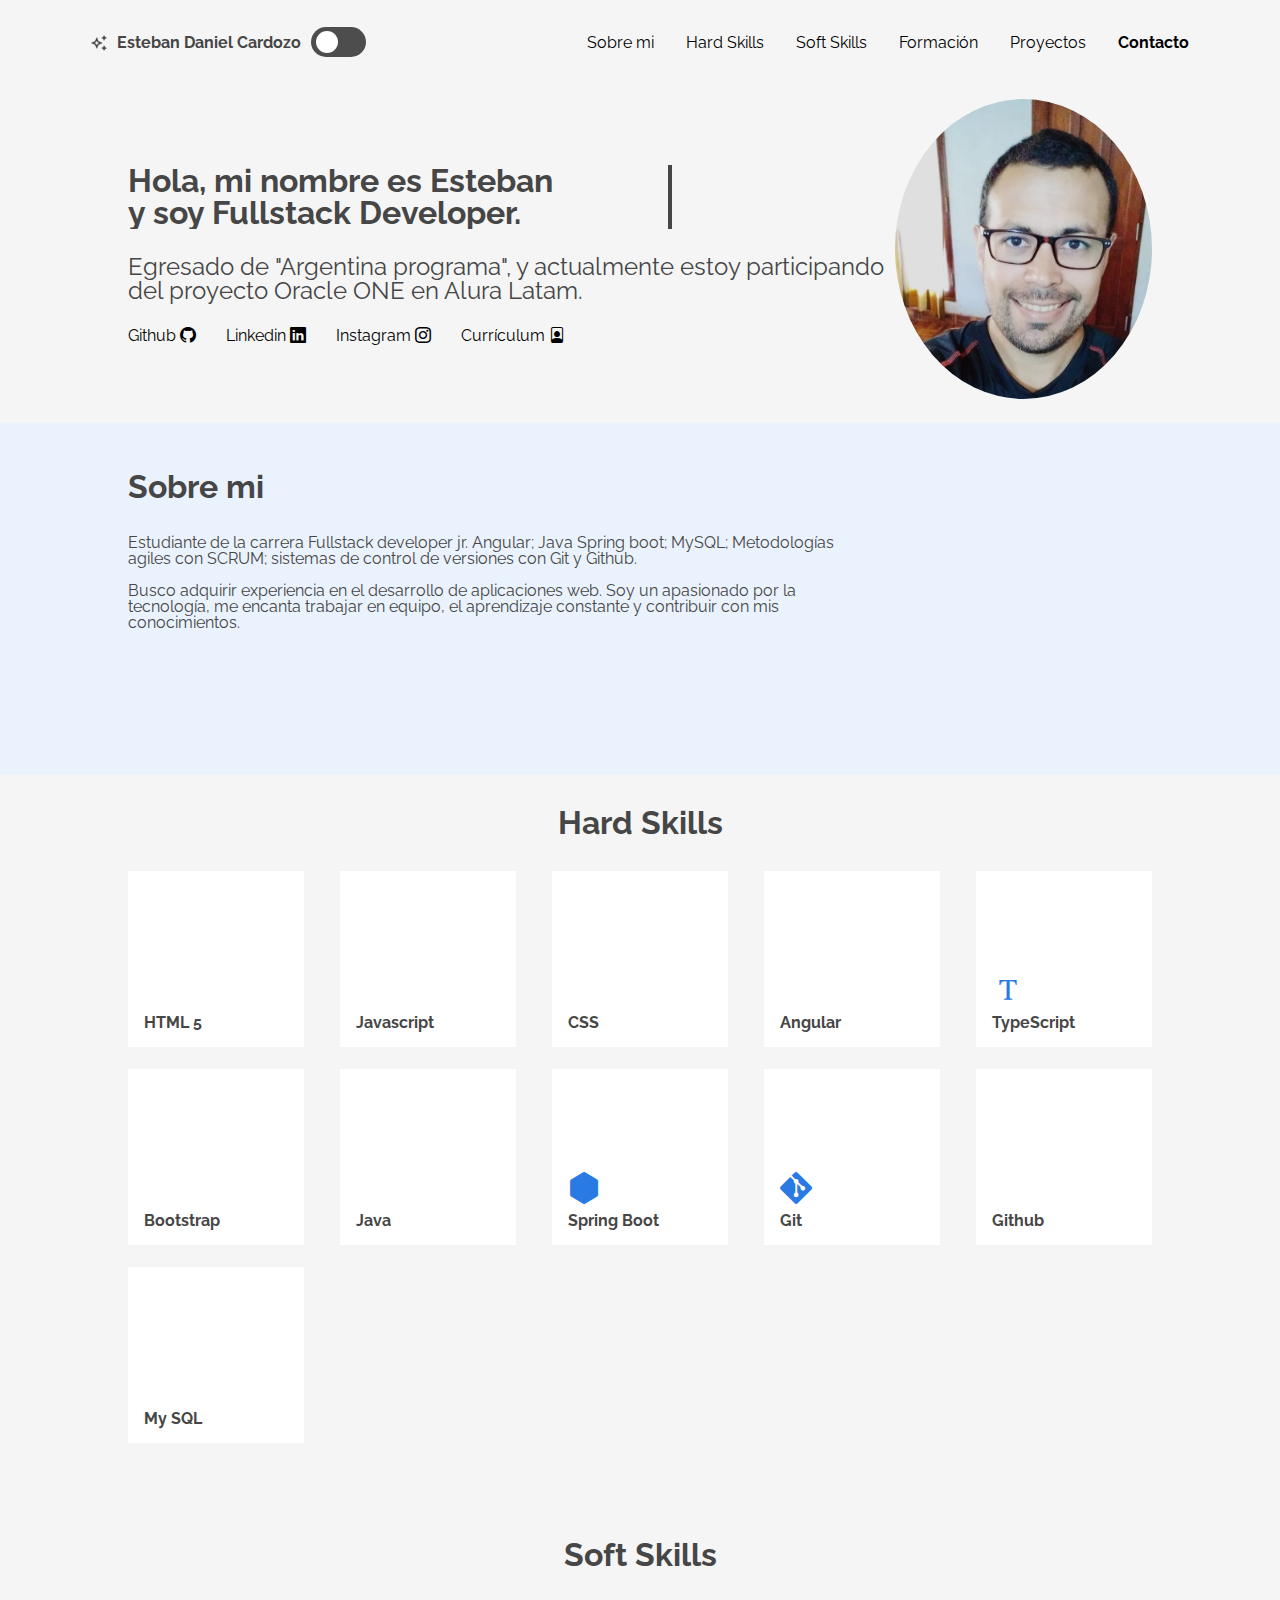
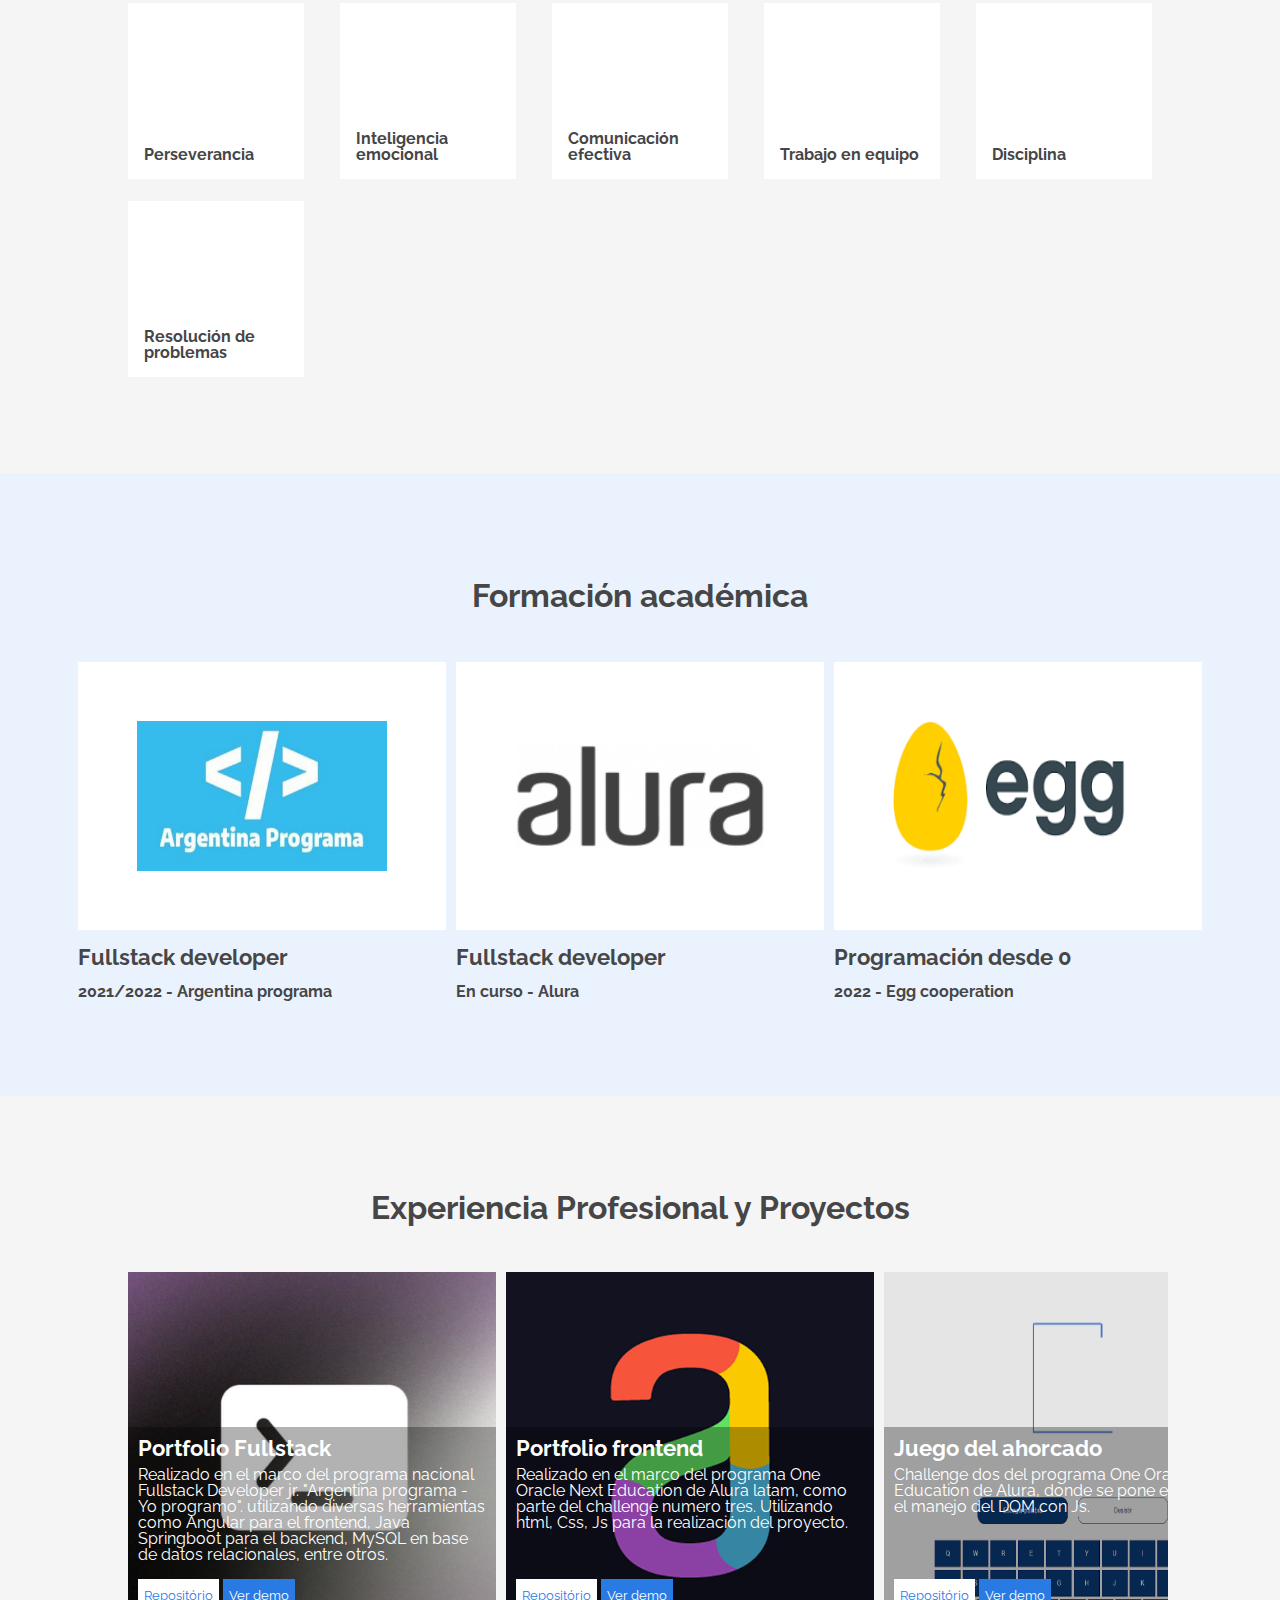
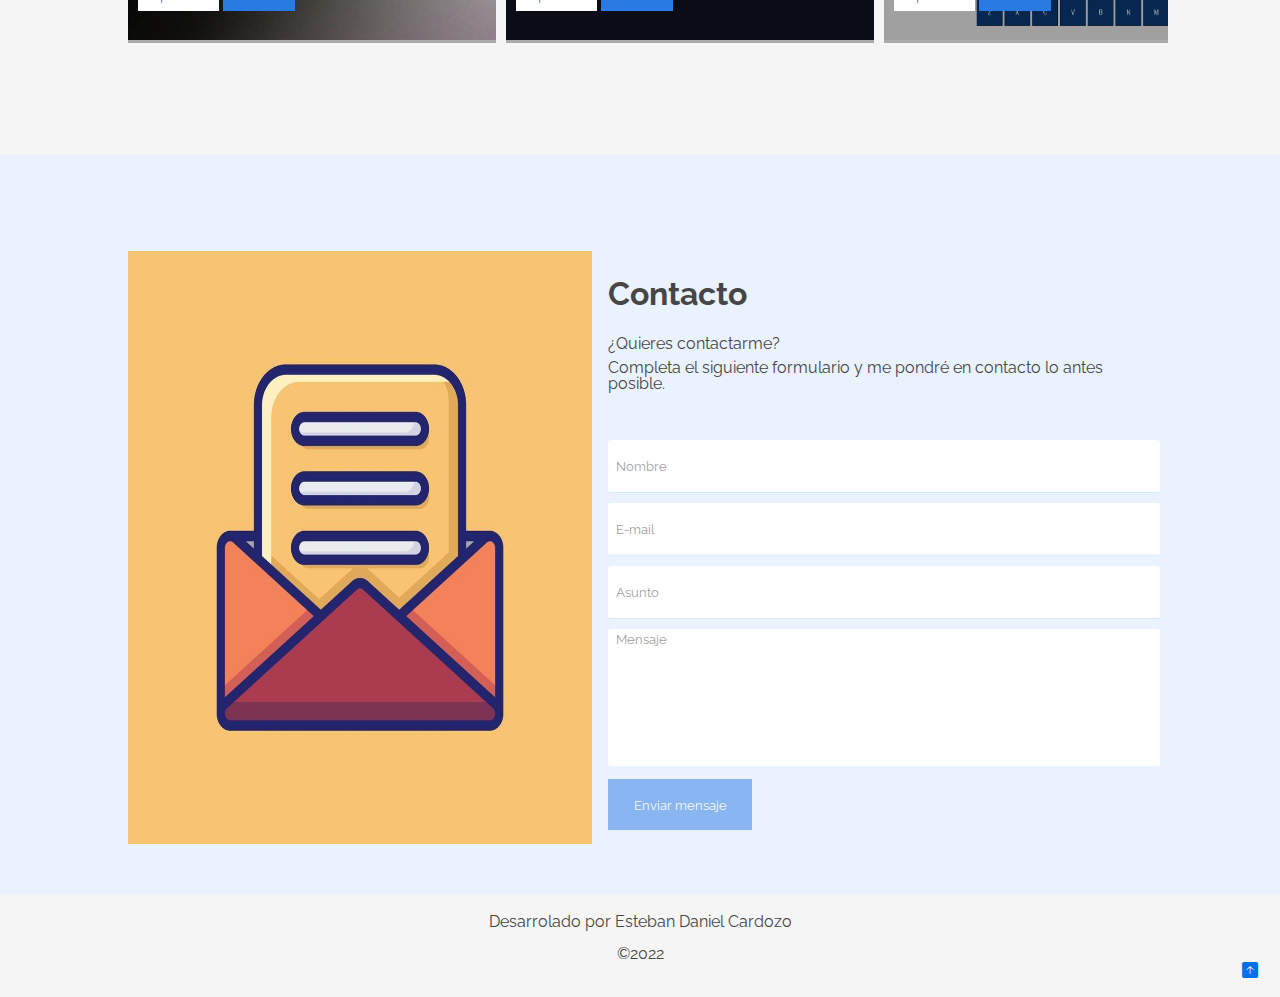
<file: index.html>
<!DOCTYPE html>
<html lang="es">
  <head>
    <meta charset="UTF-8" />
    <meta http-equiv="X-UA-Compatible" content="IE=edge" />
    <meta name="viewport" content="width=device-width, initial-scale=1.0" />
    <!-- Referencia de la hoja de estilo de Css -->
    <link rel="stylesheet" href="style.css" />
    <!--css del menu----------------------------------------->
    <link rel="stylesheet" href="./css/menu/menu.css" />
    <link rel="stylesheet" href="./css/menu/menu-header.css" />
    <link rel="stylesheet" href="./css/menu/menu-list.css" />
    <!--css header__title----------------------------------->
    <link rel="stylesheet" href="./css/title/title.css" />
    <link rel="stylesheet" href="./css/title/title-profile.css" />
    <link rel="stylesheet" href="./css/title/title-network.css" />
    <!--css section about------------------------------------->
    <link rel="stylesheet" href="./css/about/about.css" />
    <!-----------css section hard skilsss-------------------------->
    <link rel="stylesheet" href="./css/skills/skills.css" />
    <link rel="stylesheet" href="./css/skills/skills-line.css" />
    <link rel="stylesheet" href="./css/skills/skills-box.css" />
    <!--css section soft skilss------------------------------------->
    <link rel="stylesheet" href="./css/soft/soft-skills.css" />
    <link rel="stylesheet" href="./css/soft/soft-line.css" />
    <link rel="stylesheet" href="./css/soft/soft-box.css" />
    <!--css Sección de Formación académica -------------------->
    <link rel="stylesheet" href="./css/academic/academic.css" />
    <link rel="stylesheet" href="./css/academic/academic-box.css" />
    <link rel="stylesheet" href="./css/academic/academic-list.css" />
    <!--section css experiencia laboral/proyectos-------------->
    <link rel="stylesheet" href="./css/experience/experience.css" />
    <link rel="stylesheet" href="./css/experience/experience-card.css" />
    <link rel="stylesheet" href="./css/experience/experince-card-btn.css" />
    <!--------section de de contaco------------------->
    <link rel="stylesheet" href="./css/contact/contact.css" />
    <link rel="stylesheet" href="./css/contact/contact-title.css" />
    <link rel="stylesheet" href="./css/contact/contact-form.css" />
    <!-----section del footer-------------------------->
    <link rel="stylesheet" href="./css/footer/footer.css" />
    <!--validaciones del form-->
    <link rel="stylesheet" href="./css/validations/inputs.css" />

    <!--font awesome para los icons del proyecto-->
    <link
      rel="stylesheet"
      href="https://cdnjs.cloudflare.com/ajax/libs/font-awesome/6.2.0/css/all.min.css"
      integrity="sha512-xh6O/CkQoPOWDdYTDqeRdPCVd1SpvCA9XXcUnZS2FmJNp1coAFzvtCN9BmamE+4aHK8yyUHUSCcJHgXloTyT2A=="
      crossorigin="anonymous"
      referrerpolicy="no-referrer"
    />
    <link rel="icon" type="image/x-icon" href="./assets/favicon.png" />
    <!--bootstrap icons para el proyecto---------->
    <link
      rel="stylesheet"
      href="https://cdn.jsdelivr.net/npm/bootstrap-icons@1.8.3/font/bootstrap-icons.css"
    />
    <link rel="preconnect" href="https://fonts.googleapis.com" />
    <link rel="preconnect" href="https://fonts.gstatic.com" crossorigin />
    <!-- Fonte del Proyecto Raleway -->
    <link
      href="https://fonts.googleapis.com/css2?family=Raleway:wght@500&display=swap"
      rel="stylesheet"
    />
    <title>Mi Portafolio</title>
  </head>
  <body>
    <!-- Sección del Menú--------------------------------------------------------------------------------------------------------------------------  -->
    <div class="todo">
      <section class="menu">
        <header class="menu__header">
          <img class="menu__imagen" src="assets\vector.png" />
          <h3 class="menu__title">Esteban Daniel Cardozo</h3>
          <input type="checkbox" id="dark-mode" onclick="document.documentElement.classList.toggle('dark-mode')">
          <label for="dark-mode" class="lbl-switch"></label>
        </header>
        <nav>
          <ul class="menu__list">
            <li class="menu__list__item"><a href="#sobre-mi">Sobre mi</a></li>
            <li class="menu__list__item"><a href="#skills">Hard Skills</a></li>
            <li class="menu__list__item"><a href="#soft">Soft Skills</a></li>
            <li class="menu__list__item"><a href="#formacion">Formación</a></li>
            <li class="menu__list__item"><a href="#xp">Proyectos</a></li>
            <li class="menu__list__item__contacto">
              <a href="#contacto">Contacto</a>
            </li>
          </ul>
        </nav>
      </section>

      <!-- Sección del Header/Title/Hero ----------------------------------------------------------------------------------->
      <section class="title">
        <div class="title__div">
          <img class="title__profile" src="./assets/profile.jpeg" />
          <div class="title__container">
            <h2 class="title__bio">
              Hola, mi nombre es Esteban <br> y soy
              Fullstack Developer.
            </h2>

            <h3 class="title__subsection">
              Egresado de "Argentina programa", y actualmente estoy participando
              del proyecto Oracle ONE en Alura Latam.
            </h3>
            <ul class="title__network">
              <!-- Pon los enlaces de tus redes sociales favoritas -->
              <li class="title__network__item">
                <a href="https://github.com/EstebanDaniel" target="_blank"
                  >Github <i class="bi bi-github"></i>
                </a>
              </li>
              <li class="title__network__item">
                <a
                  href="https://www.linkedin.com/in/esteban-daniel-cardozo/"
                  target="_blank"
                  >Linkedin <i class="bi bi-linkedin"></i>
                </a>
              </li>
              <li class="title__network__item">
                <a
                  href="https://www.instagram.com/estebandaniel.cardozo/"
                  target="_blank"
                  >Instagram <i class="bi bi-instagram"></i
                ></a>
              </li>
              <li class="title__network__item">
                <a download href="./assets/Esteban_Daniel_Cardozo_CV.pdf"
                  >Currículum <i class="bi bi-file-person"></i
                ></a>
              </li>
            </ul>
          </div>
        </div>
      </section>

      <!-- Sección sobre mi-------------------------------------------------------------------------------- -->
      <section class="about" id="sobre-mi">
        <div class="about__container">
          <div class="about__p">
            <h3 class="about__title">Sobre mi</h3>
            <p class="about__paragraph">
              Estudiante de la carrera Fullstack developer jr. Angular; Java
              Spring boot; MySQL; Metodologías agiles con SCRUM; sistemas de
              control de versiones con Git y Github.
            </p>
            <p class="about__paragraph">
              Busco adquirir experiencia en el desarrollo de aplicaciones web.
              Soy un apasionado por la tecnología, me encanta trabajar en
              equipo, el aprendizaje constante y contribuir con mis
              conocimientos.
            </p>
          </div>
          <!-- Si quieres, pon tú firma acá! -->
          <!--<img src="assets\signature.png">-->
        </div>
      </section>

      <!-- Sección de Skills------------------------------------------------------------------------- -->
      <section class="skills" id="skills">
        <h3 class="skills__title">Hard Skills</h3>
        <div class="skills__line">
          <div class="skills__box">
            <ul>
              <li class="skills__img"><i class="fa-brands fa-html5"></i></li>
              <li class="skills__name">HTML 5</li>
            </ul>
          </div>

          <div class="skills__box">
            <ul>
              <li class="skills__img">
                <i class="fa-brands fa-square-js"></i>
              </li>
              <li class="skills__name">Javascript</li>
            </ul>
          </div>

          <div class="skills__box">
            <ul>
              <li class="skills__img"><i class="fa-brands fa-css3-alt"></i></li>
              <li class="skills__name">CSS</li>
            </ul>
          </div>

          <div class="skills__box">
            <ul>
              <li class="skills__img"><i class="fa-brands fa-angular"></i></li>
              <li class="skills__name">Angular</li>
            </ul>
          </div>

          <div class="skills__box">
            <ul>
              <li class="skills__img"><i class="bi bi-fonts"></i></li>
              <li class="skills__name">TypeScript</li>
            </ul>
          </div>

          <div class="skills__box">
            <ul>
              <li class="skills__img">
                <i class="fa-brands fa-bootstrap"></i>
              </li>
              <li class="skills__name">Bootstrap</li>
            </ul>
          </div>

          <div class="skills__box">
            <ul>
              <li class="skills__img"><i class="fa-brands fa-java"></i></li>
              <li class="skills__name">Java</li>
            </ul>
          </div>

          <div class="skills__box">
            <ul>
              <li class="skills__img"><i class="bi bi-hexagon-fill"></i></li>
              <li class="skills__name">Spring Boot</li>
            </ul>
          </div>

          <div class="skills__box">
            <ul>
              <li class="skills__img"><i class="bi bi-git"></i></li>
              <li class="skills__name">Git</li>
            </ul>
          </div>

          <div class="skills__box">
            <ul>
              <li class="skills__img"><i class="fa-brands fa-github"></i></li>
              <li class="skills__name">Github</li>
            </ul>
          </div>

          <div class="skills__box">
            <ul>
              <li class="skills__img"><i class="fa-solid fa-database"></i></li>
              <li class="skills__name">My SQL</li>
            </ul>
          </div>

        </div>
      </section>

      <!-- Sección de Soft skills --------------------------------------------------------------------------->
      <section class="soft" id="soft">
        <h3 class="soft__title">Soft Skills</h3>
        <div class="soft__line">
          <div class="soft__box">
            <ul>
              <li class="soft__img"><i class="fa-solid fa-hand-back-fist"></i></li>
              <li class="soft__name">Perseverancia</li>
            </ul>
          </div>

          <div class="soft__box">
            <ul>
              <li class="soft__img">
                <i class="fa-solid fa-people-arrows"></i>
              </li>
              <li class="soft__name">Inteligencia emocional</li>
            </ul>
          </div>

          <div class="soft__box">
            <ul>
              <li class="soft__img">
                <i class="fa-solid fa-handshake"></i>
              </li>
              <li class="soft__name">Comunicación efectiva</li>
            </ul>
          </div>

          <div class="soft__box">
            <ul>
              <li class="soft__img"><i class="fa-solid fa-people-group"></i></li>
              <li class="soft__name">Trabajo en equipo</li>
            </ul>
          </div>

          <div class="soft__box">
            <ul>
              <li class="soft__img">
                <i class="fa-sharp fa-solid fa-person-arrow-up-from-line"></i>
              </li>
              <li class="soft__name">Disciplina</li>
            </ul>
          </div>

          <div class="soft__box">
            <ul>
              <li class="soft__img">
                <i class="fa-solid fa-user-plus"></i>
              </li>
              <li class="soft__name">Resolución de problemas</li>
            </ul>
          </div>
        </div>
      </section>
      <!---------------------------------------------------------------------------------------------------------------------->
      <!-- Sección de Formación académica -->
      <section class="academic" id="formacion">
        <h2 class="academic__title">Formación académica</h2>
        <div class="academic__courses">
          <div class="academic__courses__box">
            <ul class="academic__courses__list">
              <!-- Pon el logotipo de la institución de formación -->
              <li class="academic__courses__item__img">
                <img src="/assets/apLogo.png" />
              </li>
              <li class="academic__courses__item__title">
                <h4>Fullstack developer</h4>
              </li>
              <li class="academic__courses__item__subtitle">
                <p>2021/2022 - Argentina programa</p>
              </li>
            </ul>
          </div>
          <div class="academic__courses__box">
            <ul class="academic__courses__list">
              <!--Pon el logotipo de la institución de formación -->
              <li class="academic__courses__item__img">
                <img src="assets\alura_logo.png" />
              </li>
              <li class="academic__courses__item__title">
                <h4>Fullstack developer</h4>
              </li>
              <li class="academic__courses__item__subtitle">
                <p>En curso - Alura</p>
              </li>
            </ul>
          </div>
          <div class="academic__courses__box">
            <ul class="academic__courses__list">
              <!-- Pon el logotipo de la institución de formación -->
              <li class="academic__courses__item__img">
                <img src="assets/egg.png" />
              </li>
              <li class="academic__courses__item__title">
                <h4>Programación desde 0</h4>
              </li>
              <li class="academic__courses__item__subtitle">
                <p>2022 - Egg cooperation</p>
              </li>
            </ul>
          </div>
        </div>
      </section>

      <!-- Sección de Experiencia Profesional/Proyectos------------------------------------------------------------------------------->
      <section class="experience" id="xp">
        <h2 class="experience__section__title">
          Experiencia Profesional y Proyectos
        </h2>
        <div class="experience__galery">
          <div class="experience__card">
            <img src="./assets/fondoAp.jpg" alt="ap_logo" />
            <div class="experience__card__body">
              <h5>Portfolio Fullstack</h5>
              <p class="experience__card__p">
                Realizado en el marco del programa nacional Fullstack Developer
                jr. "Argentina programa - Yo programo". utilizando diversas
                herramientas como Angular para el frontend, Java Springboot para
                el backend, MySQL en base de datos relacionales, entre otros.
              </p>
              <div class="experience__card__btn">
                <a href="https://github.com/EstebanDaniel" target="_blank"
                  ><button class="experience__card__btn--repo">
                    Repositório
                  </button></a
                >
                <a href="https://hosting-angular-99528.web.app" target="_blank"
                  ><button class="experience__card__btn--demo">
                    Ver demo
                  </button></a
                >
              </div>
            </div>
          </div>

          <div class="experience__card">
            <img src="./assets/aluralatam.png" alt="portfolioOne" />
            <div class="experience__card__body">
              <h5>Portfolio frontend</h5>
              <p class="experience__card__p">
                Realizado en el marco del programa One Oracle Next Education de
                Alura latam, como parte del challenge numero tres. Utilizando
                html, Css, Js para la realización del proyecto.
              </p>
              <div class="experience__card__btn">
                <a
                  href="https://github.com/EstebanDaniel/PortfolioOne.git"
                  target="_blank"
                  ><button class="experience__card__btn--repo">
                    Repositório
                  </button></a
                >
                <a href="" target="_blank"
                  ><button class="experience__card__btn--demo">
                    Ver demo
                  </button></a
                >
              </div>
            </div>
          </div>

          <div class="experience__card">
            <img src="./assets/ahorcado.png" alt="ahorcadoOne" />
            <div class="experience__card__body">
              <h5>Juego del ahorcado</h5>
              <p class="experience__card__p">
                Challenge dos del programa One Oracle Next Education de Alura,
                donde se pone en practica el manejo del DOM con Js.
              </p>
              <div class="experience__card__btn">
                <a
                  href="https://github.com/EstebanDaniel/OneJuegoAhorcado.git"
                  target="_blank"
                  ><button class="experience__card__btn--repo">
                    Repositório
                  </button></a
                >
                <a
                  href="https://estebandaniel.github.io/OneJuegoAhorcado/"
                  target="_blank"
                  ><button class="experience__card__btn--demo">
                    Ver demo
                  </button></a
                >
              </div>
            </div>
          </div>

          <div class="experience__card">
            <img src="./assets/encriptador.png" alt="encriptadorOne" />
            <div class="experience__card__body">
              <h5>Encriptador One</h5>
              <p class="experience__card__p">
                Primer challenge del programa One Oracle Next Education de Alura
                latam, como puesta a punto de los conocimientos adquiridos en la
                ruta "principiante en programación"
              </p>
              <div class="experience__card__btn">
                <a
                  href="https://github.com/EstebanDaniel/EncriptadorOne.git"
                  target="_blank"
                  ><button class="experience__card__btn--repo">
                    Repositório
                  </button></a
                >
                <a
                  href="https://estebandaniel.github.io/EncriptadorOne/"
                  target="_blank"
                  ><button class="experience__card__btn--demo">
                    Ver demo
                  </button></a
                >
              </div>
            </div>
          </div>

          <div class="experience__card">
            <img src="./assets/dasslogo.png" alt="dassLogo" />
            <div class="experience__card__body">
              <h5>Dass SRL. Misiones, Argentina</h5>
              <p class="experience__card__p">
                Operario en multiples puestos, en los 9 años que desempeñe
                funciones en la empresa. Obteniendo un perfil responsable, con
                orientación a mejoras del desepeño de la mano de LEAN, 5s, etc.
              </p>
              <p>2011-2020</p>
            </div>
          </div>
        </div>
      </section>

      <!-- Sección de Contacto ----------------------------------------------------------------------------------------------------->
      <section class="formcontacto" id="contacto">
        <div class="formcontacto__contacto">
          <div class="formcontacto--esquerda">
            <img class="formcontacto__img" src="assets/contaco.jpg" />
          </div>
          <div class="formcontacto__text">
            <h2 class="formcontato__title">Contacto</h2>
            <h3 class="formcontacto__subtext">¿Quieres contactarme?</h3>
            <h3 class="formcontacto__subtext">
              Completa el siguiente formulario y me pondré en contacto
              lo antes posible.
            </h3>

            <form
              class="formcontacto__form"
              id="form"
              action="https://formspree.io/f/mvonondz"
              method="POST"
            >
              <div class="input-container">
                <input
                  class="formcontacto__input --input"
                  type="text"
                  name="name"
                  placeholder="Nombre"
                  id="name"
                  required
                  pattern="[\s\S]{4,50}"
                  data-tipo="nombre"
                />
                <span class="input-message-error"></span>
              </div>

              <div class="input-container">
                <input
                  class="formcontacto__input --input"
                  type="email"
                  name="email"
                  placeholder="E-mail"
                  required
                  data-tipo="email"
                />
                <span class="input-message-error"></span>
              </div>

              <div class="input-container">
                <input
                  class="formcontacto__input --input"
                  type="text"
                  name="asunto"
                  placeholder="Asunto"
                  required
                  pattern="[\s\S]{4,50}"
                  data-tipo="asunto"
                />
                <span class="input-message-error"></span>
              </div>

              <div class="input-container">
                <textarea
                  class="formcontacto__textarea --input"
                  name="mensaje"
                  placeholder="Mensaje"
                  required
                  data-tipo="mensaje"
                  id="mensaje"
                ></textarea>
                <span class="input-message-error"></span>
              </div>

              <button
                disabled
                type="submit"
                class="formcontacto__btn"
                id="submitBtn"
              >
                Enviar mensaje
              </button>
            </form>
          </div>
        </div>
      </section>

      <!-- Sección de Footer------------------------------------------------------------------ -->
      <section class="footer">
        <div class="footer__rodapie">
          <p>Desarrolado por Esteban Daniel Cardozo</p>
          <p>©2022 <a class="footer__volver-inicio" href="#"><i class="bi bi-arrow-up-square-fill"></i></a></p>
          
        </div>
      </section>
    </div>
    <!-- Script del documento JavaScript -->
    <script src="./app.js" type="module"></script>
  </body>
</html>
</file>
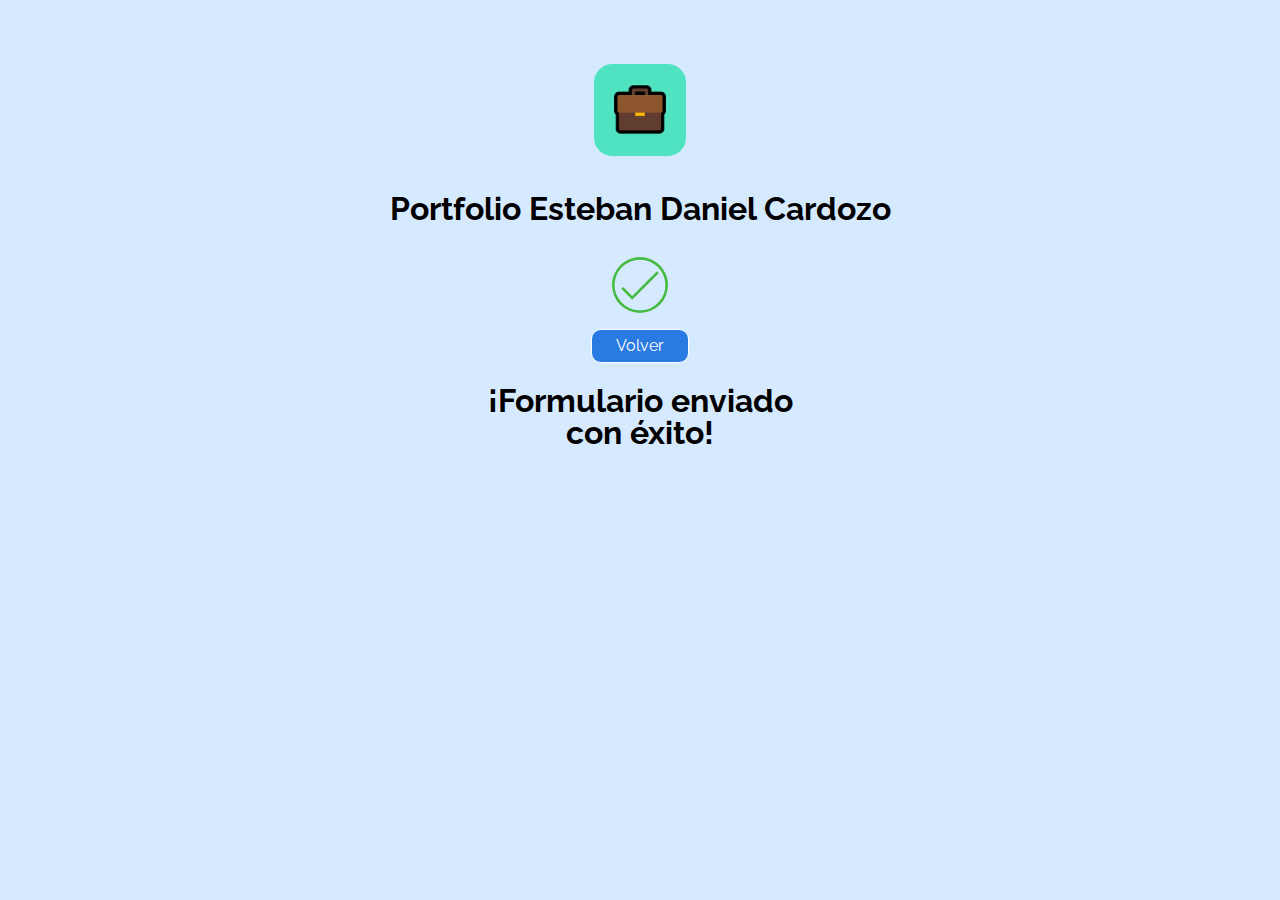
<file: formulario_enviado.html>
<!DOCTYPE html>
<html lang="es">
  <head>
    <meta charset="UTF-8" />
    <meta name="viewport" content="width=device-width, initial-scale=1.0" />
    <title>Portfolio Esteban Cardozo | Formulario enviado </title>

    <link rel="icon" type="image/x-icon" href="./assets/favicon.png" />

    <link
      href="https://fonts.googleapis.com/css2?family=Montserrat:wght@300;400&display=swap"
      rel="stylesheet"
    />
    <link
      href="https://fonts.googleapis.com/css2?family=Pacifico&display=swap"
      rel="stylesheet"
    />
    <link rel="preconnect" href="https://fonts.googleapis.com" />
    <link rel="preconnect" href="https://fonts.gstatic.com" crossorigin />
    <!-- Fonte del Proyecto Raleway -->
    <link
      href="https://fonts.googleapis.com/css2?family=Raleway:wght@500&display=swap"
      rel="stylesheet"
    />
    
    <link rel="stylesheet" href="./style.css"/>
    <link rel="stylesheet" href="./formulario_enviado.css"/>
    
  </head>

  <body>
    <main class="container">
      <div class="cabecera">
        <img
          src="./assets/favicon.png"
          alt="Logo portfolio"
          class="registry-header__logo"
        />
        <h1 class="registry-header__title">Portfolio Esteban Daniel Cardozo</h1>
      </div>
      <section class="registry-card cartao">
        <span class="registry-card__icon-complete"></span>
         <a href="./index.html" class="button">Volver</a>
        <h1 class="registry-card__title card__title">¡Formulario enviado con éxito!</h1>
      </section>
    </main>
  </body>
</html>
</file>
<file: css/menu/menu.css>
/*Sección Menu*/

.lbl-switch{
    margin:8px 0 0 10px;
    display: inline-block;
    width:55px;
    height: 30px;
    background-color: #4d4d4d;
    border-radius: 100px;
    position: relative;
    cursor: pointer;
}

.lbl-switch::after{
    position: absolute;
    content: "";
    width:22px;
    height:22px;
    background: #fff;
    border-radius: 100px;
    top: 4px;
    left: 5px;
    transition:0.3s;
}

#dark-mode:checked~ .lbl-switch::after{
    left: 28px;
}


#dark-mode{
    display: none;
}

 .menu {

    display:flex;
    justify-content: space-around;
    text-align: center;
    align-items: center;
    margin-top: 1.2rem;
    

}

/*responsive design-------------------------------------*/
@media (max-width: 368px) {
    .menu{
        justify-content: center;
    }

 




   
}
</file>
<file: css/menu/menu-header.css>
.menu__header {
   display: flex; 
   
}

.menu__imagen{
    align-items: center;
    margin-top: 1rem;
    margin-right: 0.65rem;
    width: 1rem;
    height: 1rem;
}

.menu__title{
  font-size:1rem;
}


@media(max-width:996px){

  .menu__title{
    font-size:0.875rem;
  }

  .menu__imagen{
    
    margin-top: 0.75rem;
    
}

  
}

@media(max-width:368px){

  .menu__imagen {
    display: none;
    margin-right: 0;
    
    
 }
  
}
</file>
<file: css/menu/menu-list.css>
.menu__list{
    display:flex;
    justify-content: space-between;
    align-items: center;
    gap:2rem;
}

.menu__list__item__contacto{
    display: flex;
   font-weight: bold;
}

.menu__list__item:hover{
    
    text-decoration: underline;
}

.menu__list__item__contacto:hover{
   
    text-decoration: underline;
}


@media(max-width:996px){

    .menu__list{
        
        gap:1.25rem;
    }

    .menu__list__item__contacto{
        font-size: 0.8rem;
     }
     
     .menu__list__item{
         
        font-size: 0.8rem;
     }


}


@media (max-width: 768px) {

.menu__list__item{
    display: none;
}

}

@media(max-width:368px){

    .menu__list{
        padding-inline-start: 0px;
    }

    .menu__list__item__contacto{
        display: none;
    }
     

}
</file>
<file: css/title/title.css>
/*Sección Title*/

.title__div{
    display: flex;
    align-items: center;
    width: 80%;
    margin: auto;
    margin-top: 2rem;
    
}
</file>
<file: css/title/title-profile.css>
.title__profile{
    order:1;
    background: url('/assets/profile.jpeg') center / cover no-repeat;
    border-radius: 100%;
    border-color: #464646;
   height: 368px;
   width: 368px;
}



.title__bio{

    font-size:2.75rem;
    border-right: 4px solid;
    width: 27ch;
    white-space: nowrap;
    animation: typing 2s steps(27),
    blink 0.5s infinite step-end alternate;
    overflow: hidden;
}

@keyframes typing  {
    from {
        width: 0;
    } 

  
}

@keyframes blink {
    50%  {
        border-color:transparent;
    }
}

.title__subsection{
    font-size:1.75rem;
    font-weight: normal;
}


/*responsive design-------------------------*/

@media (max-width: 1368px) {

    .title__profile{
       height: 300px;
       width: 300px;
    }
    
    
    
    .title__bio{
    
        font-size:2rem;
      
    }

    .title__subsection{
        font-size:1.5rem;
        
    }


}

@media (max-width: 996px) {

    .title__profile{
       height: 248px;
       width: 248px;
    }
    
    
    
    .title__bio{
    
        font-size:1.5rem;
      
    }

    .title__subsection{
        font-size:1.25rem;
        
    }


}

@media (max-width: 768px) {

    .title__profile{
       height: 146px;
       width: 146px;
    }
    
    
    
    .title__bio{
    
        font-size:1.5rem;
      
    }

    .title__subsection{
        font-size:1rem;
        
    }


}

@media (max-width: 696px) {

    .title__profile{
       height: 126px;
       width: 126px;
    }
    
    
    
    .title__bio{
    
        font-size:1.375rem;
      
    }

    .title__subsection{
        font-size:0.875rem;
        
    }


}

@media (max-width: 596px) {

    .title__profile{
       display: none;
    }
    
}

@media (max-width: 500px) {

   .title__bio {
    
    white-space: normal;
    border-right: none;
    width: auto;
    animation: none,
    
    
    
}
}
</file>
<file: css/title/title-network.css>
.title__network{
    display: flex;
    gap: 30px;
    padding-left:0;
    
}

.title__network__item:hover{
    opacity: 0.6;
}

@media(max-width:768px){

    .title__network{
        
        gap: 20px;
        
    }

    .title__network__item{
        font-size: 0.875rem;
    }

}

@media(max-width:368px){

    .title__network{
        display: flex;
        flex-direction: column;
        text-align: center;
        justify-content: center;
    }


}
</file>
<file: css/about/about.css>
/*Sección About*/
.about{
    background-color: var(--cor-sobre-mi);
    margin-top:1.5rem;
}

.about__container{
    width: 80%;
    margin:auto;
    gap:16px;
    
}

.about__title{
    font-size:2rem;
    font-weight:bold;
}

.about__p{
    padding: 1rem 0 8rem 0;
}

.about__paragraph{
  
    width:70%;
   

}

@media (max-width: 768px) {

    .about__title{
        font-size:1.375rem;
        
    }

    .about__paragraph{
  
        font-size:0.875rem ;
       
    
    }
    

    
}
</file>
<file: css/skills/skills.css>
.skills{
   width: 80%;
   margin: auto;
   margin-top:2rem;
}

.skills__title{

    text-align: center;
    font-weight:bold;
    font-size:2rem;

}

@media (max-width: 768px) {
    
    .skills__title{
        font-size:1.375rem;
    }
    
}
</file>
<file: css/skills/skills-line.css>
.skills__line{
    display: flex;
    justify-content:space-between;
    flex-wrap: wrap;
    gap:22px;
    
}

@media (max-width: 768px) {

    .skills__line{
        display: flex;
        justify-content:center;
        
        
    }
    
}
</file>
<file: css/skills/skills-box.css>
.skills__box{
    display: flex;
    justify-content: flex-start;
    align-items: flex-end;
    width:176px;
    height:176px;
    background-color: #fff;
    padding-left: 0;
}

.skills__box ul{
    padding-left: 1rem;
}

.skills__box:hover{
    cursor: pointer;
    transition: 0.3s all;
    transform: scale(0.9);
}

.skills__img{
    font-size:2rem;
    color:#2A7AE4;
}

.skills__name{

    margin-top:0.5rem;
    font-weight:bold;
    
}

@media(max-width:768px){

    .skills__name{

       font-size: 0.875rem;
        
    }
}


@media(max-width:468px){

    .skills__box{
        width:126px;
        height:126px;
      
    }

   

}
</file>
<file: css/soft/soft-skills.css>
.soft{
    width: 80%;
    margin: auto;
    margin-top:6rem;
    margin-bottom:6rem;
 }
 
 .soft__title{
 
     text-align: center;
     font-weight:bold;
     font-size:2rem;
 
 }

 @media (max-width: 768px) {

    .soft__title{
       
        font-size:1.375rem;
    
    }
    
}
</file>
<file: css/soft/soft-line.css>
.soft__line{
    display: flex;
    flex-wrap: wrap;
    justify-content:space-between;
    gap: 22px;


}

@media (max-width: 768px) {

    .soft__line{
        display: flex;
        justify-content:center;
        
        
    }
    
}
</file>
<file: css/soft/soft-box.css>
.soft__box{
    display: flex;
    justify-content: flex-start;
    align-items: flex-end;
    width:176px;
    height:176px;
    background-color: #fff;
    padding-left: 0;
}

.soft__box ul{
    padding-left: 1rem;
}

.soft__box:hover{
    cursor: pointer;
    transition: 0.3s all;
    transform: scale(0.9);
}

.soft__img{
    font-size:2rem;
    color:#2A7AE4;
}

.soft__name{

    margin-top:0.5rem;
    font-weight:bold;
    
    
}

@media(max-width:768px){

    .soft__name{

       font-size: 0.875rem;
        
    }
}


@media(max-width:468px){

    .soft__box{
        width:126px;
        height:126px;
      
    }

   

}
</file>
<file: css/academic/academic.css>
.academic{
    width:100%;
    background-color: var(--cor-sobre-mi);
    padding-top:5rem;
    padding-bottom:5rem;
}

.academic__title{
    text-align: center;
    font-weight:bold;
    font-size:2rem; 
}

@media (max-width: 768px) {

    .academic__title{
       
        font-size:1.375rem;
    
    }
    
}
</file>
<file: css/academic/academic-box.css>
.academic__courses{
    width: 80%;
    display:flex;
    justify-content:center;
    margin:auto;
    gap:10px;
    

}

.academic__courses__box{
  
    text-align:center;
    margin-top:0.5rem;
    
}

.academic__courses__box:hover{
    cursor: pointer;
    transition: 0.3s all;
    transform: scale(0.9);
}


@media (max-width: 768px) {

    .academic__courses{
  
        display: flex;
        flex-direction: column;
        justify-content: center;
        align-items: center;
    }


}
</file>
<file: css/academic/academic-list.css>
.academic__courses__list{
    padding-left:0;
}

.academic__courses__item__img{

    display:flex;
    align-items:center;
    justify-content:center;
    width:368px;
    height:268px;
    background-color: #fff;
}

.academic__courses__item__img img{

    width:250px;
    height:150px;
   
}

.academic__courses__item__title h4{
    font-size:1.375rem;
    font-weight:bold;
    text-align:left;
    margin-top:1rem;
    margin-bottom:0.7rem;
}

.academic__courses__item__subtitle p{
    text-align:left;
    font-weight: bold;

}



@media (max-width: 1268px) {

    .academic__courses__item__img{ 
        width:300px;
        height:200px;
        
    }

    .academic__courses__item__img img{

        width:200px;
        height:100px;
       
    }
    
    
}


@media (max-width: 996px) {

    .academic__courses__item__img{ 
        width:230px;
        height:130px;
        
    }

    .academic__courses__item__img img{

        width:100px;
        height:50px;
       
    }
    
    
}

@media (max-width: 768px) {

    .academic__courses__item__img{ 
        width:368px;
    height:268px;
        
    }

    .academic__courses__item__img img{

        width:250px;
        height:150px;
       
    }

    .academic__courses__item__title h4{
       
        text-align: center;
    }
    
    .academic__courses__item__subtitle p{
        
        text-align: center;
        font-size:0.875rem
    
    } 
    
}

@media (max-width: 500px) {

    .academic__courses__item__img{ 
        width:268px;
    height:168px;
        
    }

    .academic__courses__item__img img{

        width:200px;
        height:100px;
       
    }

    
}
</file>
<file: css/experience/experience.css>
.experience{
    width:100%;
    margin-top:6rem;
}

.experience__section__title{
    text-align: center;
    font-weight:bold;
    font-size:2rem;
}

.experience__galery{
    
    width:80%;
    margin:auto;
    margin-top: 2rem;
    display: flex;
    overflow-y: auto;
    padding:1rem;
}

/*diseñooo de barra----*/
.experience__galery::-webkit-scrollbar{
    width: 10px;
    background: #d6eaff;
    border-radius:100px;
    
}

.experience__galery::-webkit-scrollbar-thumb{
    border-radius:100px;
    background: #0071ea;
    
}

.experience__galery::-webkit-scrollbar-thumb:hover{
    background: #0068d7;
    
}


@media(max-width:768px){

   

    .experience__section__title{
        
        font-size:1.375rem;
    }

    .experience__card__p{

        font-size: 0.875rem;

    }
    
}

@media(max-width:500px){

    .experience__galery{
    
      
        display: flex;
        flex-direction: column;
        align-items: center;
        justify-content:center;
        overflow-y:initial;

        
    }

   


}
</file>
<file: css/experience/experience-card.css>
.experience__card{
    margin-right: 10px;
    position:relative;
    
}


.experience__card img{
    width:368px;
    
    height:368px;

}

.experience__card__body{
    height:53%;
    position:absolute;
    bottom:0;
    padding:10px;
    background-color: rgba(0, 0, 0, 0.3);
    color: #fff;
}

.experience__card__body h5{
   
    font-size:1.375rem;
    padding-bottom: 0.5rem;
}

.experience__card__body h5,.experience__card__body p {
    margin:0;
}

.experience__card__body p {
    height:96px;
}


@media(max-width:500px){

    .experience__card{
        margin-right: 0px;
        position:static;
        
    }

    .experience__card img{
       display: none;
       position: static;
    
    }

    .experience__card__body{
        
        position:static;
        width: 258px;
        
        
    }

   
}
</file>
<file: css/experience/experince-card-btn.css>
.experience__card__btn  button{
    height: 2rem;
    cursor: pointer;
    border-width: 0;
    margin-top:1rem;
    font-family: 'Raleway';
     
}

.experience__card__btn--repo{

    background-color:#fff;
    color:#2A7AE4;
    border-color: #2A7AE4;
 
}

.experience__card__btn--repo:hover{
    transition: all 0.3s;
    opacity: 0.8;
}

.experience__card__btn--demo{

    background-color:#2A7AE4;
    color:#fff;

}

.experience__card__btn--demo:hover{
    transition: all 0.3s;
    opacity: 0.8;
}
</file>
<file: css/contact/contact.css>
.formcontacto{
    display: flex;
    width: 100%;
    background-color:var( --cor-sobre-mi);
    margin-top: 6rem;
}

.formcontacto__contacto {
    width: 80%;
    margin: auto;
    display: flex;
    padding: 6rem 3rem 3rem 3rem;

}

@media(max-width:768px){

   .formcontacto__contacto{ 
    padding-top: 2rem;

   }


}
</file>
<file: css/contact/contact-title.css>
.formcontacto--esquerda{

    padding:0 1rem 0 0;
}

.formcontacto__img{
    height: 593px;
    width:464px;
    background-position: center;
    background-repeat: no-repeat;
    background-size: cover;
}

.formcontacto__text{
    display: block;
   
    
    
}

.formcontato__title{
    font-size:2rem;
    font-weight:bold;
}

.formcontacto__subtext{
    font-size:1rem;
    font-weight:normal;
    margin: 0 0 0.5rem 0;  
}


@media(max-width:910px){

    .formcontacto__img{
        height: 543px;
        width:414px;
        background-position: center;
        background-repeat: no-repeat;
        background-size: cover;
    }

}

@media(max-width:768px){

    .formcontacto--esquerda{

        padding:0 0 0 0;
    }

    .formcontacto__img{
     
        display: none;
    }

    .formcontato__title{
        font-size:1.375rem;
       
    }
    
    .formcontacto__subtext{
        font-size:0.875rem;
        
    }
}
</file>
<file: css/contact/contact-form.css>
.formcontacto__form{
    display:flex;
    flex-direction: column;
    gap: 10px;
    margin-top: 3rem;
    justify-content: flex-end;
}

.formcontacto__input{
    width: 100%;
    height:3.25rem;
   border-radius:3px;
   padding: 0 0 0 0.5rem;
   border: none;
   border-bottom: 1px solid var(--secondary-color);
}

.formcontacto__input::placeholder{
    color:#A2A2A2;
    font-family: 'Raleway';
  
}

.formcontacto__input:focus {
    outline: none;
    background-color: #fff;
  }

.formcontacto__textarea{
    resize:none;
    width:100%;
    height:8.3125rem;
    border-radius:3px;
    border: none;
    padding-right: 0.375rem;
    
}


.formcontacto__textarea::placeholder{
    
    color:#A2A2A2;
    font-family: 'Raleway';
    padding: 0 0 0 0.375rem;
}

.formcontacto__textarea:focus {
    outline: none;
    background-color: #fff;
}

.formcontacto__btn{
    height:3.1875rem;
    width:9rem;
    background-color:#2A7AE4;
    color:#fff;
    border: none;
    font-family: 'Raleway'; 
    cursor: pointer;
}

.formcontacto__btn:hover{
    opacity: 0.8;
}

#submitBtn:disabled{
   opacity:0.5;
}

@media(max-width:768px){

    
   
}
</file>
<file: css/footer/footer.css>
.footer {
   
    width: 100%;
    height:6.375rem;
    display: flex;

}

.footer__rodapie{
    width:100%;
    margin:auto;
   
    
}

.footer__rodapie p {
    
    text-align: center;
  
}

.footer__volver-inicio{

  
    display: flex;
    justify-content: flex-end;
    margin-right: 1.375rem;
    color:#0071ea;
    

}


.footer__volver-inicio i:hover{

    cursor: pointer;
    transition: 0.3s all;
    transform: scale(1.5);
   
}
</file>
<file: css/validations/inputs.css>
.input-container--invalid .--input {
    border: 1px solid;
    border-color: var(--warning-color);
  }
  
  .input-message-error {
    display: none;
  }


.input-container--invalid .input-message-error {
    color: var(--warning-color);
    display: block;
    margin-top: 0.5rem;
    padding-left: 0.5rem;
    font-size: 0.9rem;
    
  }

 .input-container--valid .--input{
    border:1px solid;
    border-color: var(--success-color);
  }
</file>
<file: formulario_enviado.css>
.container {
   background-color: #d6eaff;
   min-height: 100vh;
   font-family: 'Raleway';
}
.cabecera {
    display: flex;
    flex-direction: column;
    align-items: center;
    padding-top: 1rem;
  }
  
  .registry-header__logo {
    width: 2.625rem;
    margin-top:3rem;
    margin-bottom: 0.5rem;
  }
  
  .registry-header__title {

    text-align: center;
    margin-bottom: 1rem;
  }
  
  .registry-card {
    display: flex;
    flex-direction: column;
    align-items: center;
    text-align: center;
  }
  
  .registry-card__icon-complete {
    display: block;
    width: 3.5rem;
    height: 3.5rem;
  
    margin-bottom: 1rem;
  
    background-image: url(./assets/checkmark.svg);
    background-size: cover;
    background-repeat: no-repeat;
  }
  
  .registry-card__title {
    max-width: 20rem;
  }
  
  .button{

    display: flex;
    align-items: center;
    justify-content: center;
    font-size: 16px;
    width: 6rem;
    height: 2rem;
    border-radius: 10px;
    text-decoration: none;
    border: 1px solid;
    background-color:#2A7AE4;
    color:#fff;
    


}

.button:hover{
    transition: all 0.3s;
    opacity: 0.8;
}

  
  @media (min-width: 800px) {
    .registry-header__logo {
      width: 5.75rem;
      margin-bottom: 1rem;
    }
  
    .registry-header__title {
      margin-bottom: 2rem;
    }
  }
</file>
<file: style.css>
/*CSS Reset / Normalize*/
/* Hemos disponibilizado el básico de reset de estilos. Si quieren, añadan más informaciones 
en las secciones señaladas */

:root{
    /* Inserta la variable de los otros colores inspeccionando el exemplo de figma */
    /*Se esforce para trabalhar com variáveis, é uma dica profissional valiosa*/
   --cor-de-fundo: #F5F5F5;
   --cor-de-link: #000;
   --cor-sobre-mi:#EAF2FD;
   --cor-de-fuente:#464646;
   --primary-color: #0071ea;
   --secondary-color: #d6eaff;
   --contrast-dark-color: #4d4d4d;
   --contrast-light-color: #fff;
   --warning-color: #df2525;
   /*--success-color: #047900;*/
   --success-color: #0da308;
   --transparency-color: #4d4d4d33;
   --shadow: 0 5px 10px #55a6ff38;
}

html.dark-mode{
    filter:invert(100%);
}

html.dark-mode img{
    filter:invert(100%);
}

html{
    scroll-behavior: smooth;
}

body {
    box-sizing: border-box;
    background-color: var(--cor-de-fundo) ;
    font-family: 'Raleway';
    margin: 0;
    padding: 0;
    line-height: 1;
}

ol, ul,li {
    list-style: none;
}
a{
    text-decoration: none;
    color: var(--cor-de-link);
}

/*En este desafío nosostros gustaríamos que ustedes intentaran utilizar la metodología BEM. 

Lo que es el BEM?

BEM (Bloque, Elemento, Modificador) es un enfoque basado en componentes para el 
desarrollo web. La idea detrás de esto es dividir la interfaz de usuario en bloques
independientes. Esto hace que el desarrollo de la interfaz sea fácil y rápido, incluso
con una interfaz de usuario compleja, y permite la reutilización del código existente sin copiar y pegar.

Enlace de la documentación oficial!
https://en.bem.info/methodology/quick-start/*/

.todo{
   
    min-height: 100vh;
    color:var(--cor-de-fuente);
}
</file>
